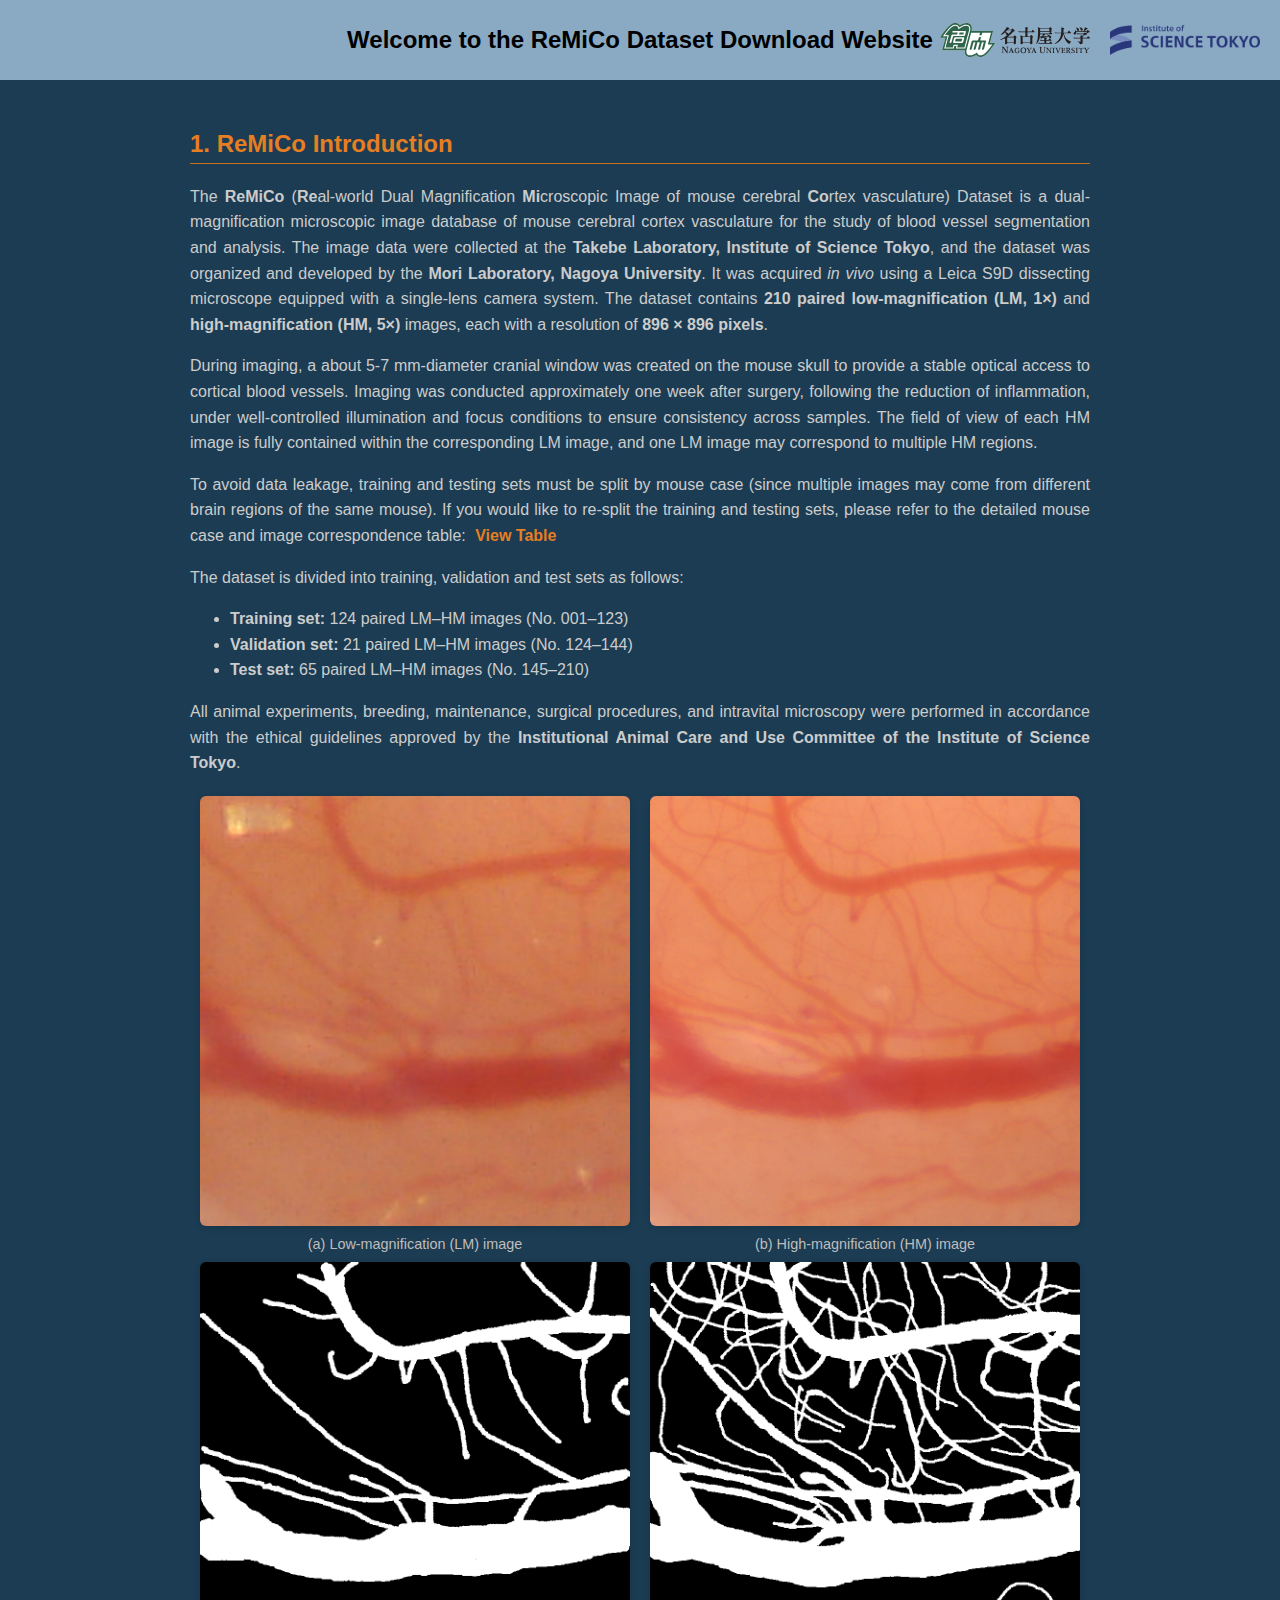
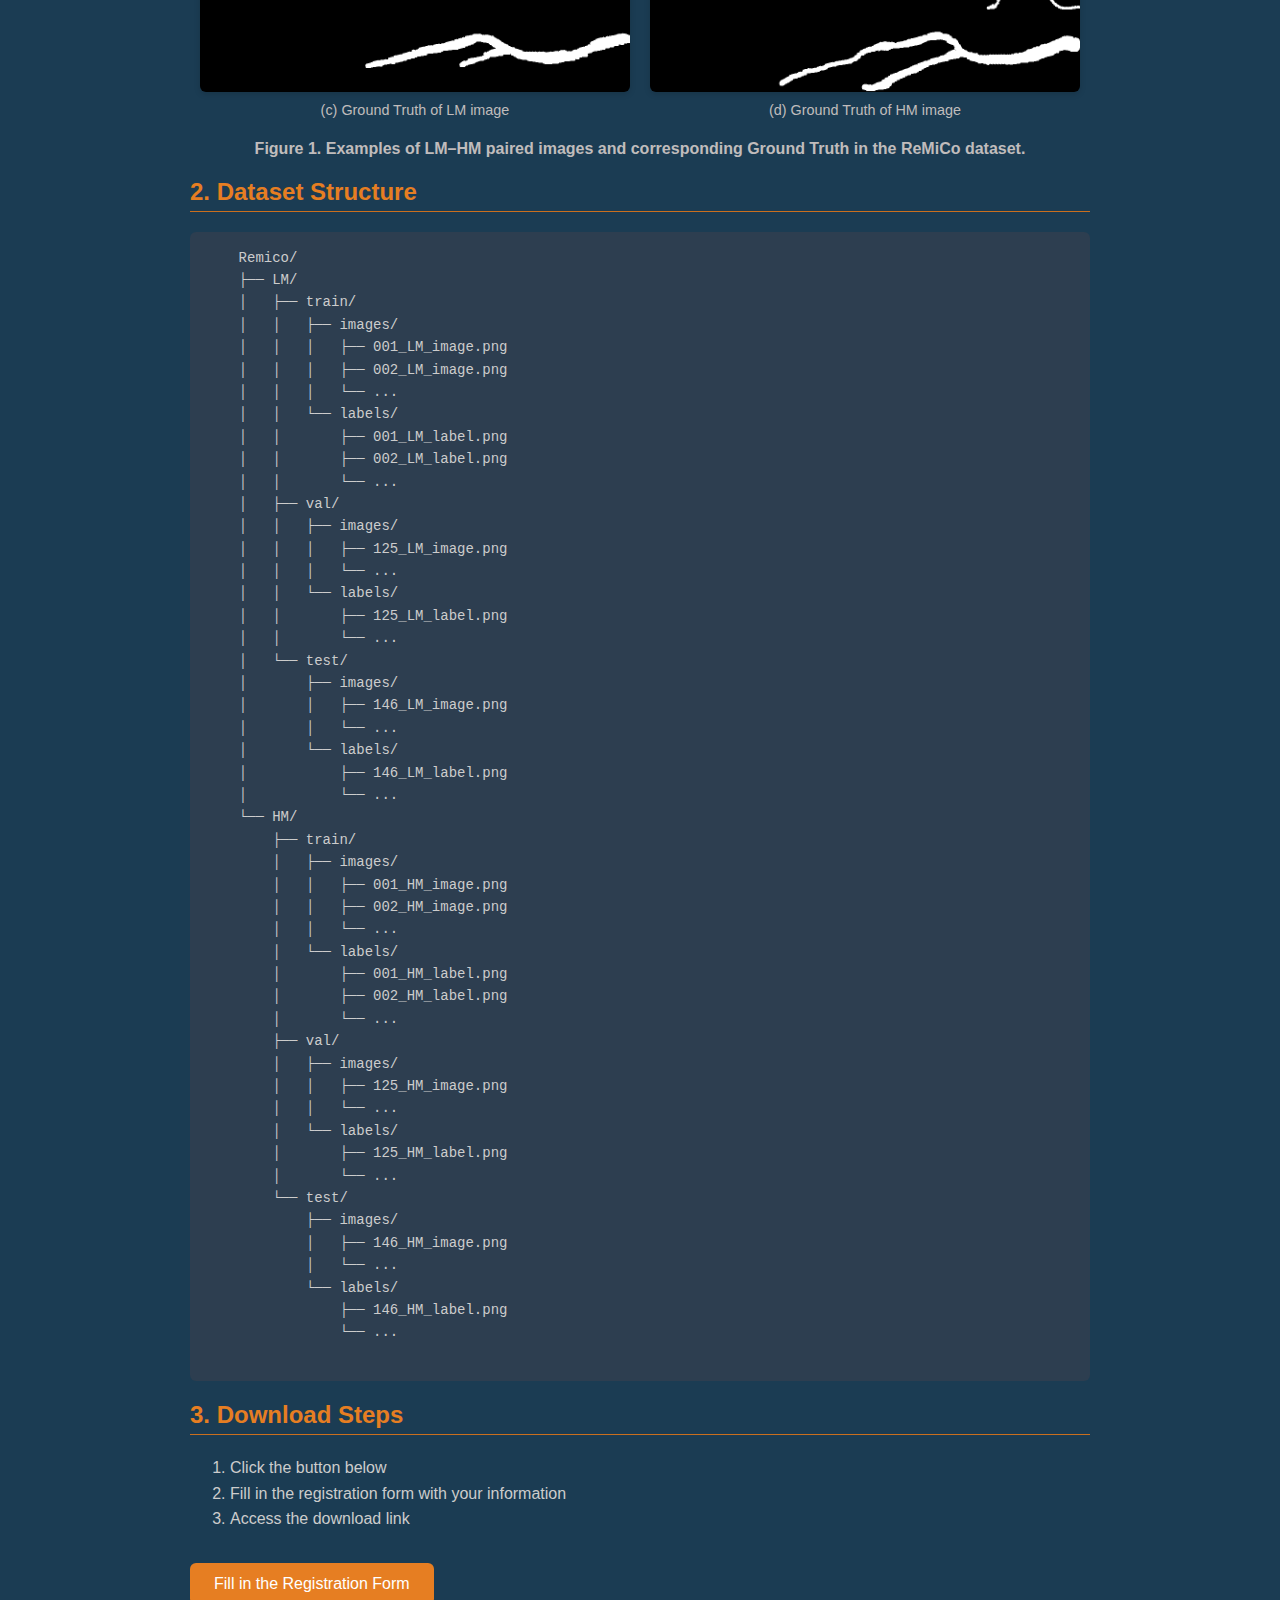
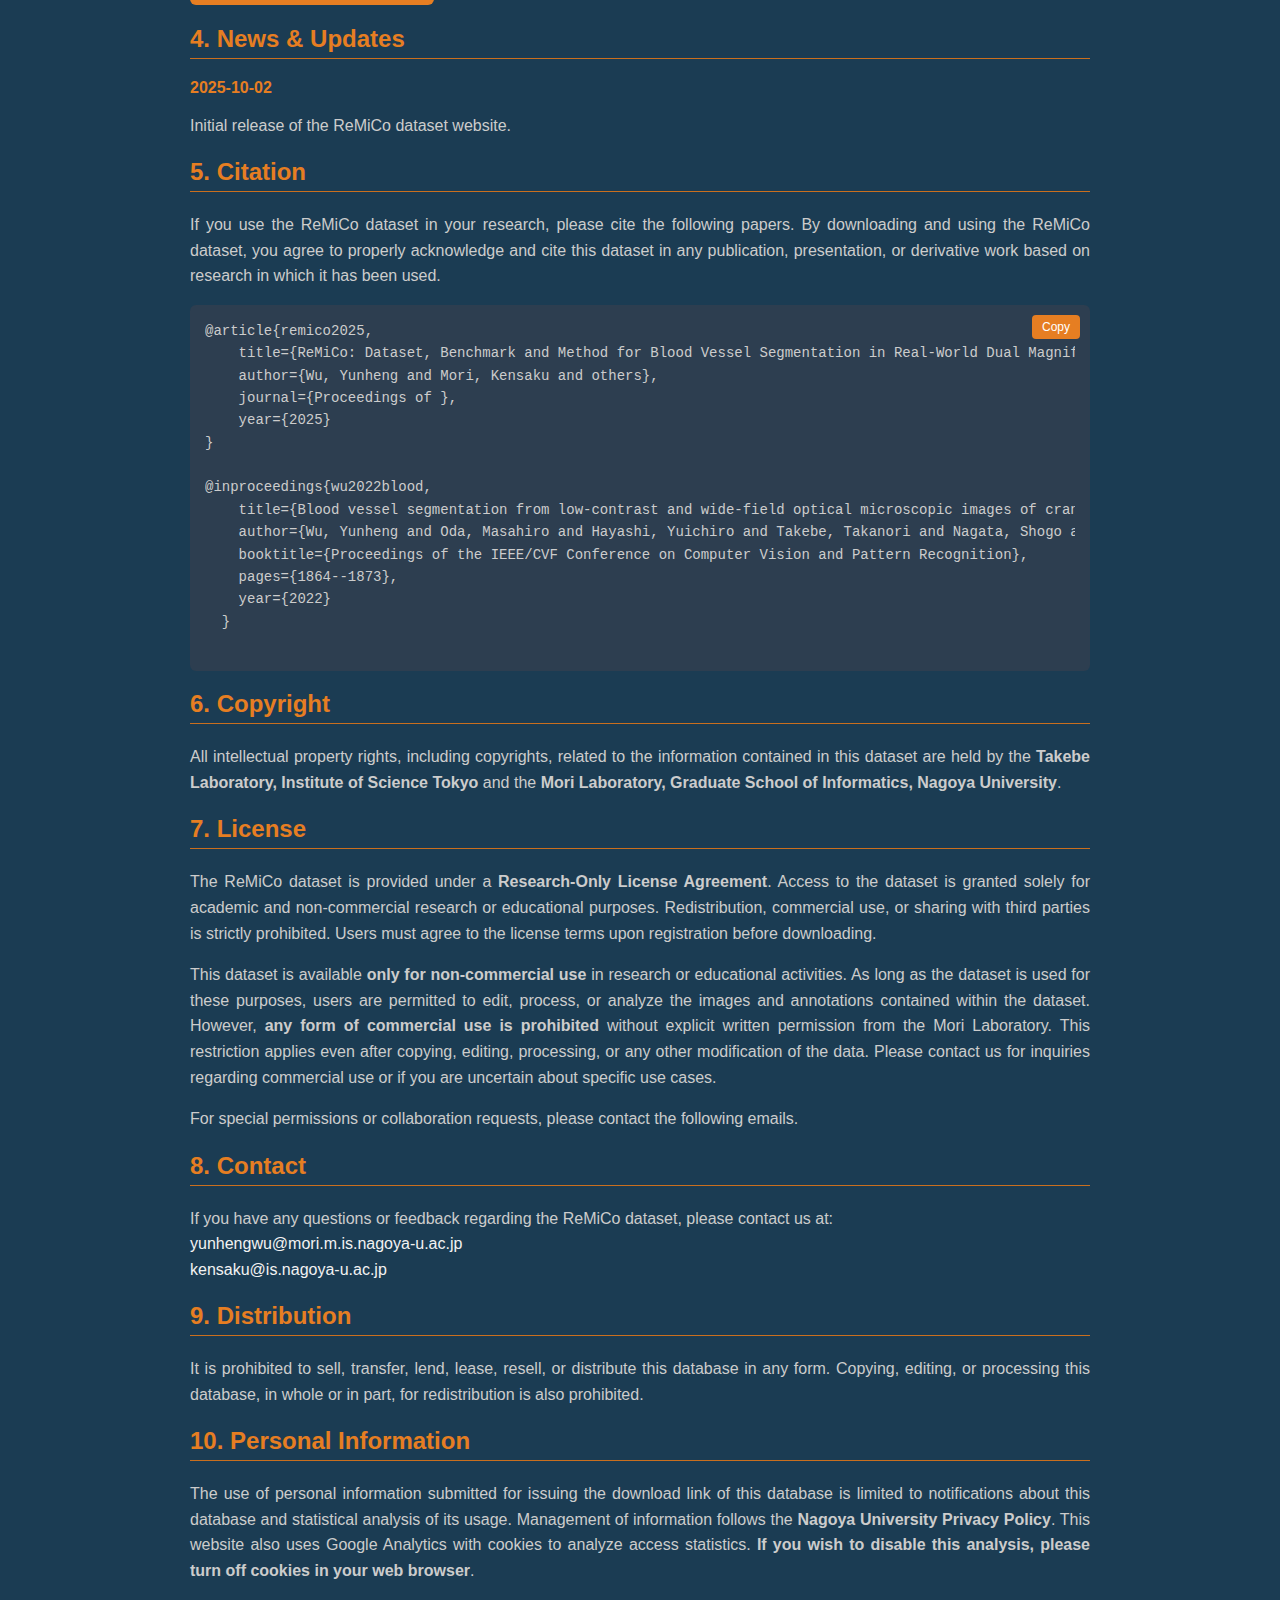
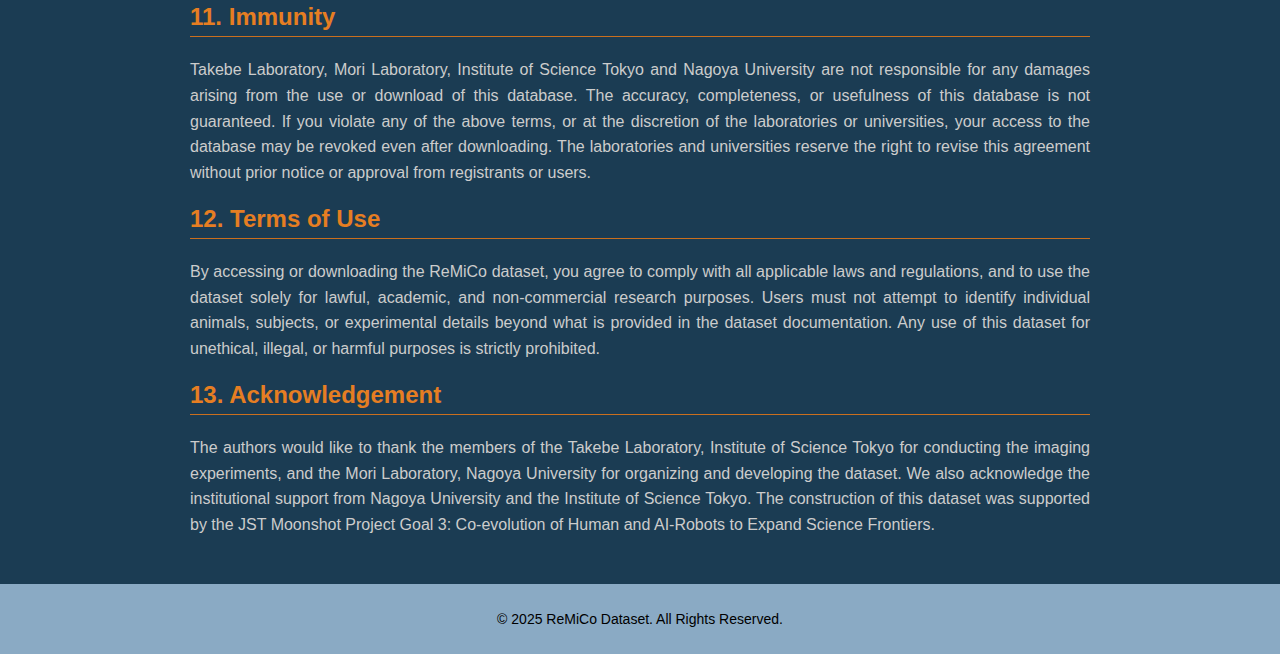
<file: index.html>
<!DOCTYPE html>
<html lang="en">
<head>
    <meta charset="UTF-8">
    <link rel="icon" href="favicon.ico" type="image/x-icon">
    <!-- SEO（必须加这里） -->
    <title>ReMiCo: Dual Magnification Microscopy Dataset for Blood Vessel Segmentation | Nagoya University</title>

    <meta name="description" content="ReMiCo is a real-world dual magnification microscopy dataset for blood vessel segmentation in mouse cerebral cortex. Includes LM-HM paired images and ground truth annotations.">

    <meta name="keywords" content="microscopy dataset, vessel segmentation, biomedical imaging, ReMiCo, dual magnification, medical image dataset">

    <meta name="author" content="Yunheng Wu, Nagoya University">

    <!-- 建议一起加 -->
    <link rel="canonical" href="https://yunhengwu-ib.github.io/Remico_web/">

    <link rel="stylesheet" href="style.css">
</head>
<body>
    <header>
        <h1>Welcome to the ReMiCo Dataset Download Website</h1>
        <div class="logo-group">
                <img src="NU.svg" alt="Nagoya Logo">
                <img src="IST.png" alt="Tokyo Logo">
        </div>
    </header>
</body>

    <main class="container">
        <!-- Dataset Introduction -->
        <section>
            <h2>1. ReMiCo Introduction</h2>
            <p>
                The <b>ReMiCo</b> (<b>Re</b>al-world Dual Magnification <b>Mi</b>croscopic Image of mouse cerebral <b>Co</b>rtex vasculature) Dataset is a dual-magnification microscopic image database 
                of mouse cerebral cortex vasculature for the study of blood vessel segmentation and analysis. 
                The image data were collected at the <b>Takebe Laboratory, Institute of Science Tokyo</b>, 
                and the dataset was organized and developed by the <b>Mori Laboratory, Nagoya University</b>. 
                It was acquired <i>in vivo</i> using a Leica S9D dissecting microscope equipped with a single-lens camera system. 
                The dataset contains <b>210 paired low-magnification (LM, 1&times)</b> and <b>high-magnification (HM, 5&times)</b> images, 
                each with a resolution of <b>896 &times 896 pixels</b>.
            </p>
            <p>
                During imaging, a about 5-7 mm-diameter cranial window was created on the mouse skull 
                to provide a stable optical access to cortical blood vessels. 
                Imaging was conducted approximately one week after surgery, following the reduction of inflammation, 
                under well-controlled illumination and focus conditions to ensure consistency across samples. 
                The field of view of each HM image is fully contained within the corresponding LM image, 
                and one LM image may correspond to multiple HM regions.
            </p>
            <p>
                To avoid data leakage, training and testing sets must be split by mouse case (since multiple images may come from different brain regions of the same mouse). If you would like to re-split the training and testing sets, 
                please refer to the detailed mouse case and image correspondence table:  
                <a class="link-btn" href="case_table.html">View Table</a>
                
            </p>
            <p>
                The dataset is divided into training, validation and test sets as follows:
                <ul>
                    <li><b>Training set:</b> 124 paired LM–HM images (No. 001–123)</li>
                    <li><b>Validation set:</b> 21 paired LM–HM images (No. 124–144)</li>
                    <li><b>Test set:</b> 65 paired LM–HM images (No. 145–210)</li>
                </ul>
            </p>
            <p>
                All animal experiments, breeding, maintenance, surgical procedures, 
                and intravital microscopy were performed in accordance with the ethical guidelines 
                approved by the <b>Institutional Animal Care and Use Committee of the Institute of Science Tokyo</b>.
            </p>
        

        <!-- 2×2 figure grid -->
<figure class="image-grid">
    <div class="row">
      <div class="col">
        <img src="060_LM_image.png" alt="LM image example">
        <figcaption>(a) Low-magnification (LM) image</figcaption>
      </div>
      <div class="col">
        <img src="060_HM_image.png" alt="HM image example">
        <figcaption>(b) High-magnification (HM) image</figcaption>
      </div>
    </div>
    <div class="row">
      <div class="col">
        <img src="060_LM_label.png" alt="LM label example">
        <figcaption>(c) Ground Truth of LM image</figcaption>
      </div>
      <div class="col">
        <img src="060_HM_label.png" alt="HM label example">
        <figcaption>(d) Ground Truth of HM image</figcaption>
      </div>
    </div>
    <figcaption class="main-caption">
      Figure 1. Examples of LM–HM paired images and corresponding Ground Truth in the ReMiCo dataset.
    </figcaption>
  </figure>    
        </section>
        


        <!-- Dataset Structure -->
        <section>
            <h2>2. Dataset Structure</h2>
            <div class="code-block">
<pre>
    Remico/
    ├── LM/
    │   ├── train/
    │   │   ├── images/
    │   │   │   ├── 001_LM_image.png
    │   │   │   ├── 002_LM_image.png
    │   │   │   └── ...
    │   │   └── labels/
    │   │       ├── 001_LM_label.png
    │   │       ├── 002_LM_label.png
    │   │       └── ...
    │   ├── val/
    │   │   ├── images/
    │   │   │   ├── 125_LM_image.png
    │   │   │   └── ...
    │   │   └── labels/
    │   │       ├── 125_LM_label.png
    │   │       └── ...
    │   └── test/
    │       ├── images/
    │       │   ├── 146_LM_image.png
    │       │   └── ...
    │       └── labels/
    │           ├── 146_LM_label.png
    │           └── ...
    └── HM/
        ├── train/
        │   ├── images/
        │   │   ├── 001_HM_image.png
        │   │   ├── 002_HM_image.png
        │   │   └── ...
        │   └── labels/
        │       ├── 001_HM_label.png
        │       ├── 002_HM_label.png
        │       └── ...
        ├── val/
        │   ├── images/
        │   │   ├── 125_HM_image.png
        │   │   └── ...
        │   └── labels/
        │       ├── 125_HM_label.png
        │       └── ...
        └── test/
            ├── images/
            │   ├── 146_HM_image.png
            │   └── ...
            └── labels/
                ├── 146_HM_label.png
                └── ...
    </pre>
</div>
        </section>

        <!-- Download Steps -->
        <section>
            <h2>3. Download Steps</h2>
            <ol>
                <li>Click the button below</li>
                <li>Fill in the registration form with your information</li>
                <li>Access the download link</li>
            </ol>
            <a class="button" href="form.html">Fill in the Registration Form</a>
        </section>

        <!-- News & Updates -->
<section>
    <h2>4. News & Updates</h2>
    <div class="news">
        <div class="news-item">
            <span class="date">2025-10-02</span>
            <p>Initial release of the ReMiCo dataset website.</p>
        </div>
    </div>
</section>


        

        <!-- Citation -->
        <section>
            <h2 id="agreement">5. Citation</h2>
            <p>If you use the ReMiCo dataset in your research, please cite the following papers.  
                By downloading and using the ReMiCo dataset, you agree to properly acknowledge and cite this dataset 
                in any publication, presentation, or derivative work based on research in which it has been used.
                </p>
        
            <div class="code-block">
                <button class="copy-btn" onclick="copyCitation()">Copy</button>
                <pre id="citation">
@article{remico2025,
    title={ReMiCo: Dataset, Benchmark and Method for Blood Vessel Segmentation in Real-World Dual Magnification Dissecting Microscopic Image},
    author={Wu, Yunheng and Mori, Kensaku and others},
    journal={Proceedings of },
    year={2025}
}

@inproceedings{wu2022blood,
    title={Blood vessel segmentation from low-contrast and wide-field optical microscopic images of cranial window by attention-gate-based network},
    author={Wu, Yunheng and Oda, Masahiro and Hayashi, Yuichiro and Takebe, Takanori and Nagata, Shogo and Wang, Cheng and Mori, Kensaku},
    booktitle={Proceedings of the IEEE/CVF Conference on Computer Vision and Pattern Recognition},
    pages={1864--1873},
    year={2022}
  }
        </pre>
            </div>
        </section>
        
        <script>
        function copyCitation() {
            const code = document.getElementById("citation").innerText;
            navigator.clipboard.writeText(code).then(() => {
                alert("Citation copied to clipboard!");
            }).catch(err => {
                alert("Failed to copy text: " + err);
            });
        }
        </script>

<section>
    <h2>6. Copyright</h2>
    <p>
        All intellectual property rights, including copyrights, related to the information contained in this dataset 
        are held by the <b>Takebe Laboratory, Institute of Science Tokyo</b> and the 
        <b>Mori Laboratory, Graduate School of Informatics, Nagoya University</b>.
    </p>

  </section>

<section>
    <h2>7. License</h2>
    <p>
        The ReMiCo dataset is provided under a <b>Research-Only License Agreement</b>.  
        Access to the dataset is granted solely for academic and non-commercial research or educational purposes.  
        Redistribution, commercial use, or sharing with third parties is strictly prohibited.  
        Users must agree to the license terms upon registration before downloading.
      </p>
    
      <p>
        This dataset is available <b>only for non-commercial use</b> in research or educational activities.  
        As long as the dataset is used for these purposes, users are permitted to edit, process, or analyze 
        the images and annotations contained within the dataset.  
        However, <b>any form of commercial use is prohibited</b> without explicit written permission 
        from the Mori Laboratory.  
        This restriction applies even after copying, editing, processing, or any other modification of the data.  
        Please contact us for inquiries regarding commercial use or if you are uncertain about specific use cases.
      </p>
    <p>
      For special permissions or collaboration requests, please contact the following emails.
    </p>
  </section>

        <section>
            <h2>8. Contact</h2>
            <p>
                If you have any questions or feedback regarding the ReMiCo dataset, please contact us at:  
                <br>
                <a href="mailto:yunhengwu@mori.m.is.nagoya-u.ac.jp">yunhengwu@mori.m.is.nagoya-u.ac.jp</a>  
                <br>
                <a href="mailto:kensaku@is.nagoya-u.ac.jp">kensaku@is.nagoya-u.ac.jp</a>
            </p>
        </section>

<!-- Distribution -->
<section>
    <h2>9. Distribution</h2>
    <p>
      It is prohibited to sell, transfer, lend, lease, resell, or distribute this database in any form.  
      Copying, editing, or processing this database, in whole or in part, for redistribution is also prohibited.
    </p>
  </section>
  
  <!-- Personal Information -->
  <section>
    <h2>10. Personal Information</h2>
    <p>
      The use of personal information submitted for issuing the download link of this database is limited 
      to notifications about this database and statistical analysis of its usage.  
      Management of information follows the <b>Nagoya University Privacy Policy</b>.  
      This website also uses Google Analytics with cookies to analyze access statistics.  
      <b>If you wish to disable this analysis, please turn off cookies in your web browser</b>.
    </p>
  </section>
  
  <!-- Immunity -->
  <section>
    <h2>11. Immunity</h2>
    <p>
      Takebe Laboratory, Mori Laboratory, Institute of Science Tokyo and Nagoya University are not responsible 
      for any damages arising from the use or download of this database.  
      The accuracy, completeness, or usefulness of this database is not guaranteed.  
      If you violate any of the above terms, or at the discretion of the laboratories or universities, 
      your access to the database may be revoked even after downloading.  
      The laboratories and universities reserve the right to revise this agreement 
      without prior notice or approval from registrants or users.
    </p>
  </section>
  <section>
    <h2>12. Terms of Use</h2>
    <p>
      By accessing or downloading the ReMiCo dataset, you agree to comply with all applicable laws and regulations, 
      and to use the dataset solely for lawful, academic, and non-commercial research purposes.  
      Users must not attempt to identify individual animals, subjects, or experimental details 
      beyond what is provided in the dataset documentation.  
      Any use of this dataset for unethical, illegal, or harmful purposes is strictly prohibited.
    </p>
  </section>

  <section>
    <h2>13. Acknowledgement</h2>
    <p>
      The authors would like to thank the members of the 
      Takebe Laboratory, Institute of Science Tokyo 
      for conducting the imaging experiments, and the 
      Mori Laboratory, Nagoya University
      for organizing and developing the dataset.  
      We also acknowledge the institutional support from 
      Nagoya University and the Institute of Science Tokyo.
      The construction of this dataset was supported by the  
      JST Moonshot Project Goal 3: Co-evolution of Human and AI-Robots to Expand Science Frontiers.
    </p>
  </section>
  
    </main>

    <footer>
        <p>&copy; 2025 ReMiCo Dataset. All Rights Reserved.</p>
    </footer>
</body>
</html>
</file>
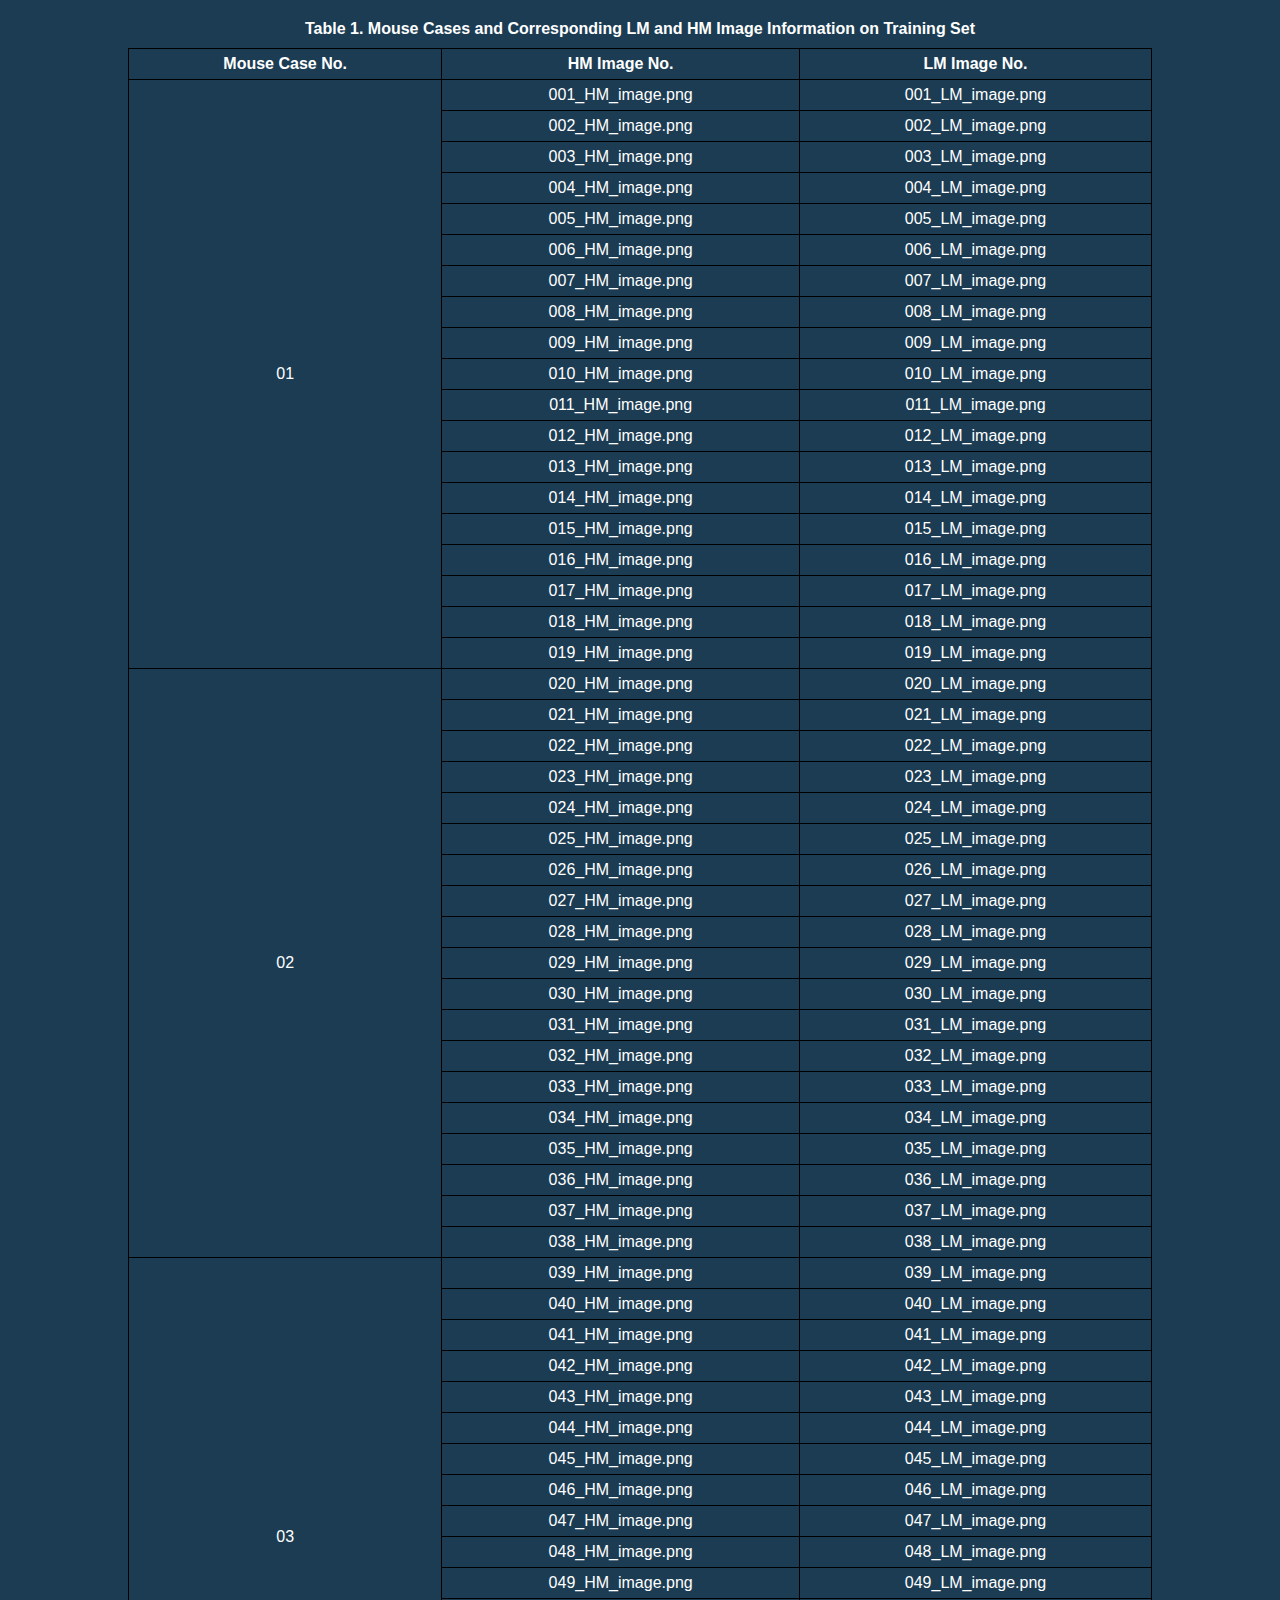
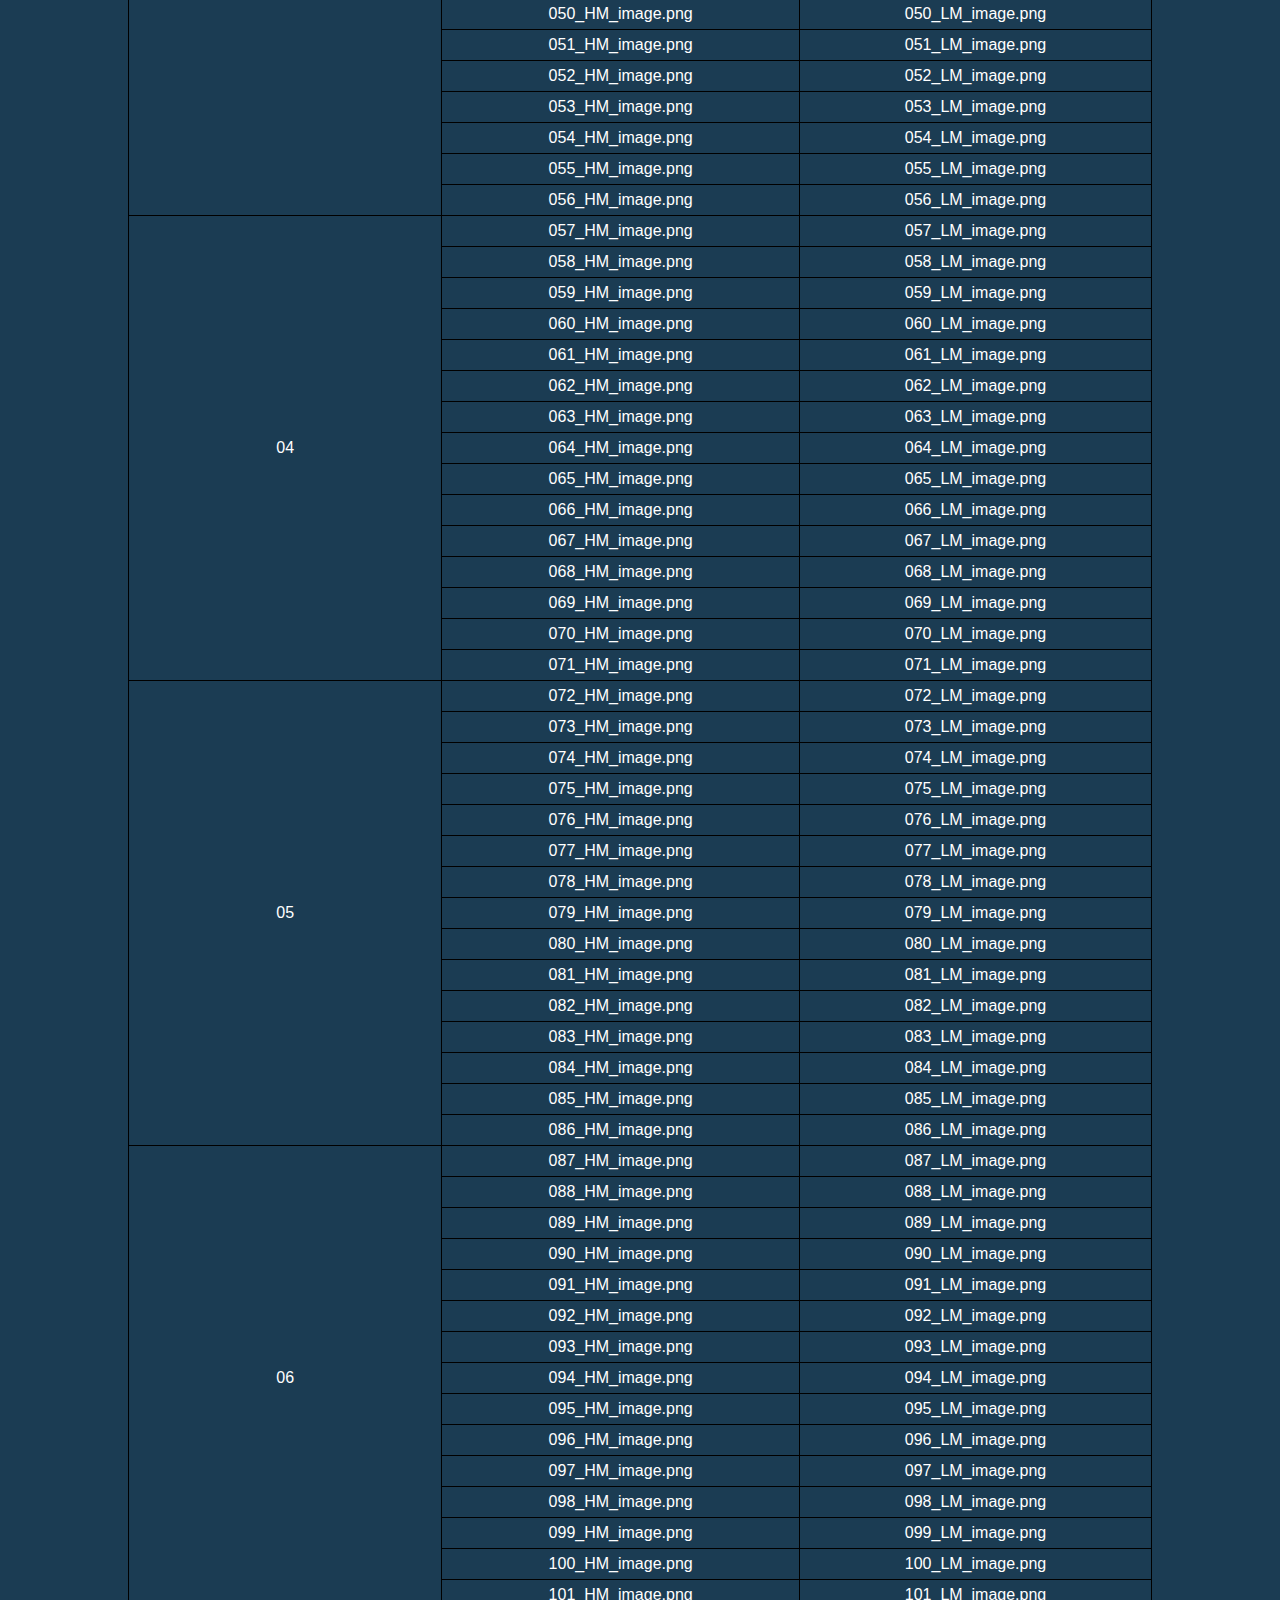
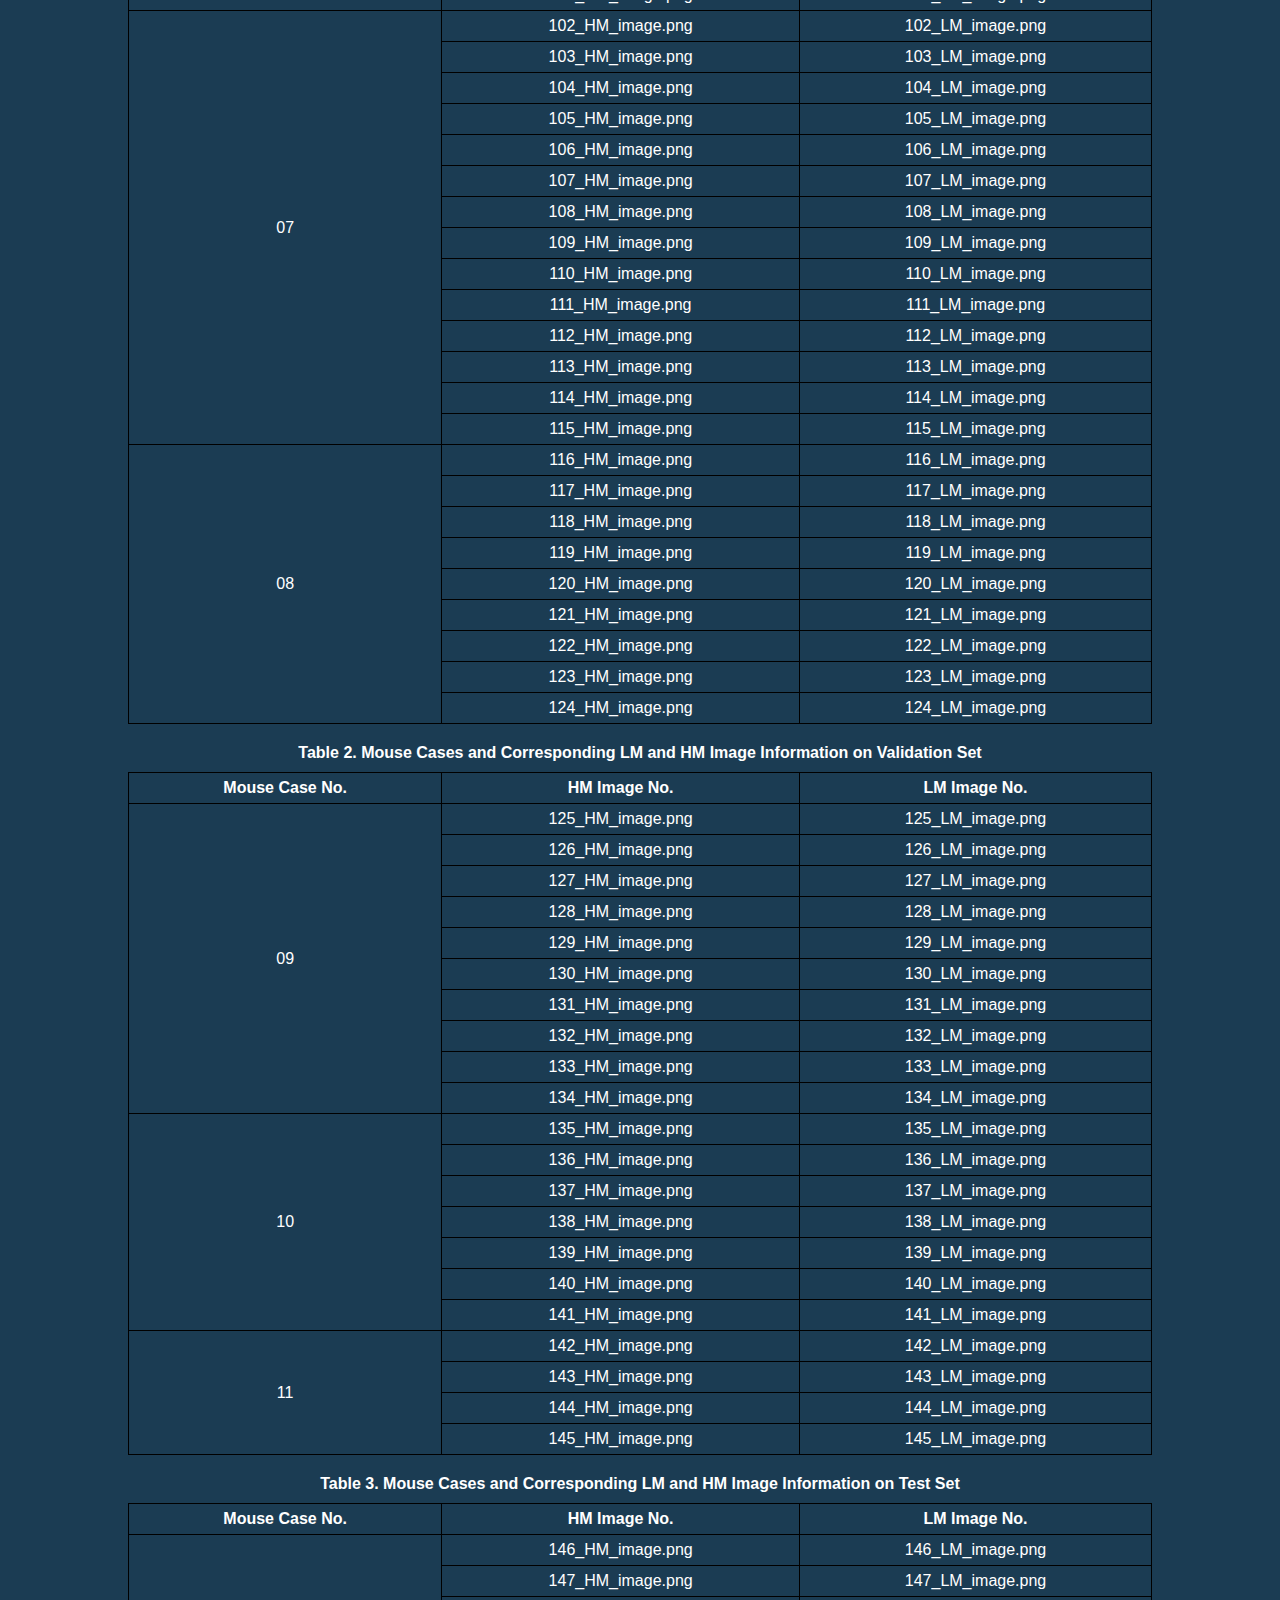
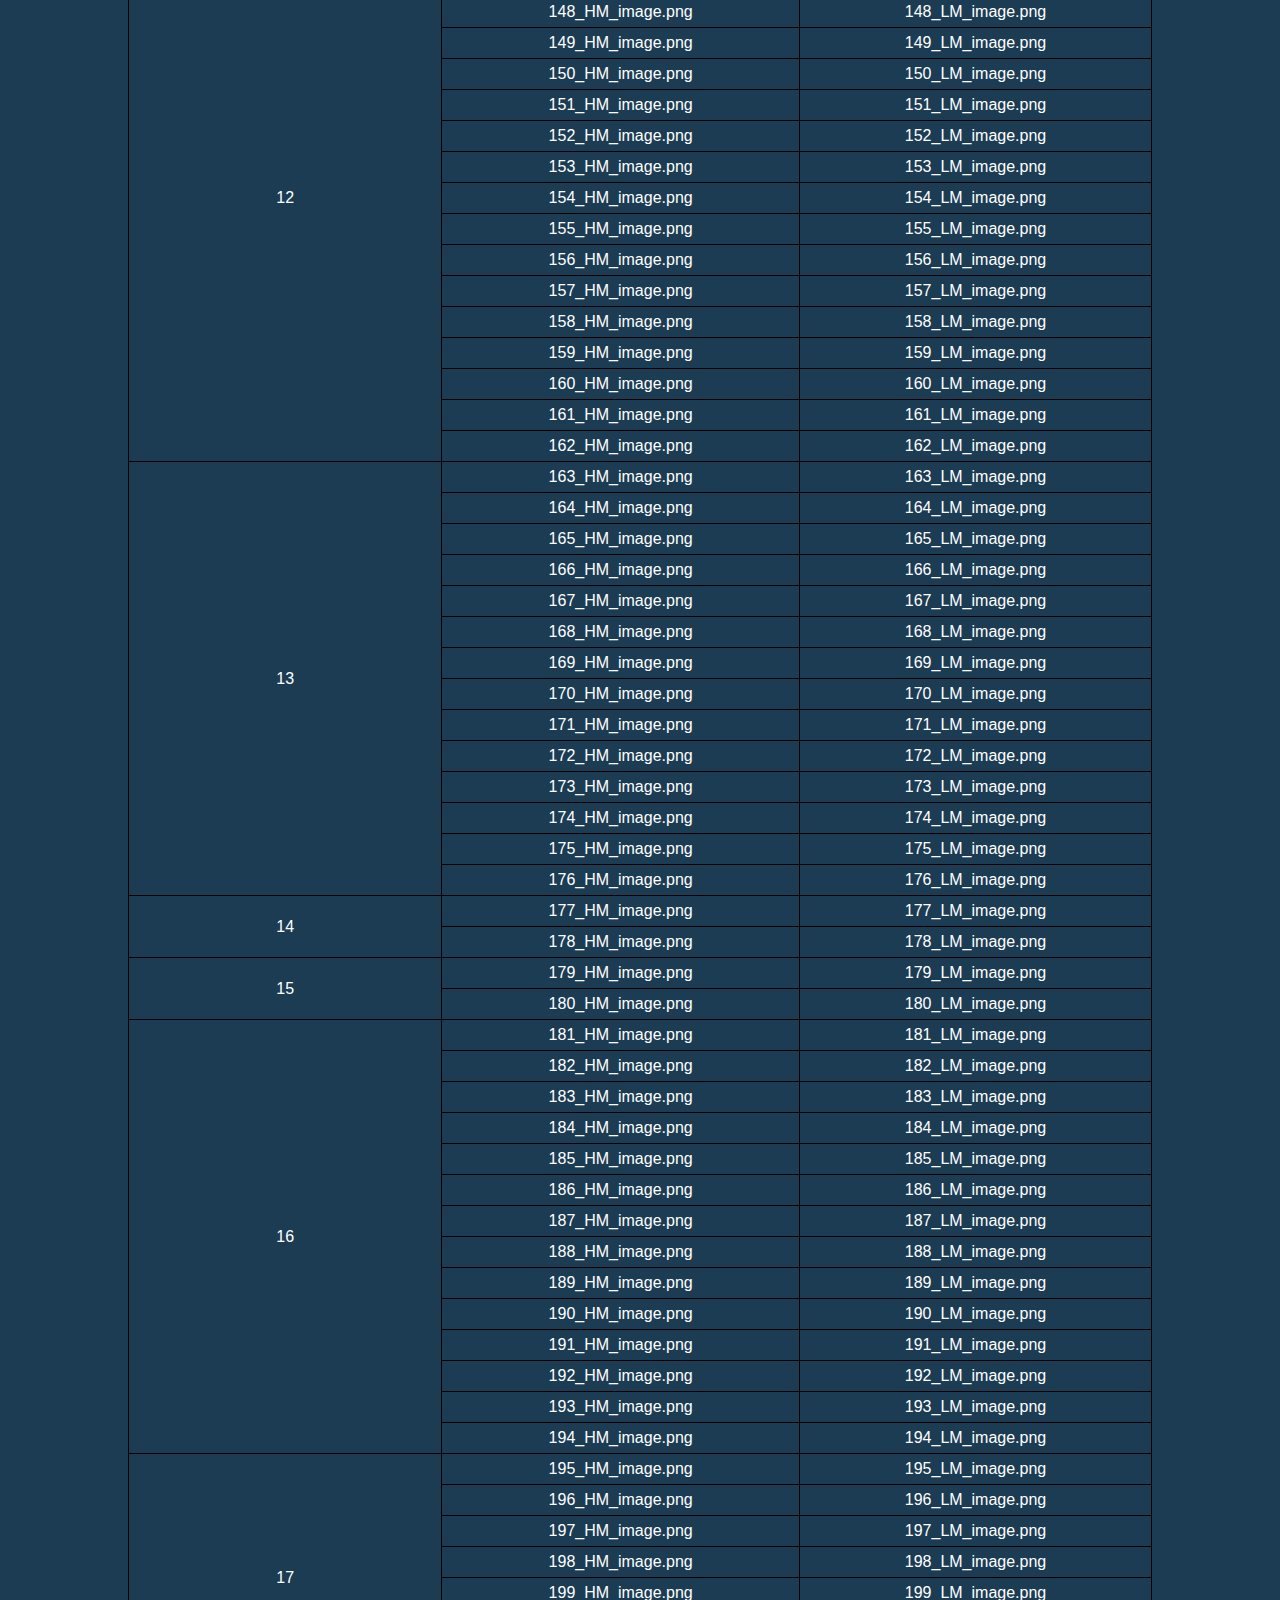
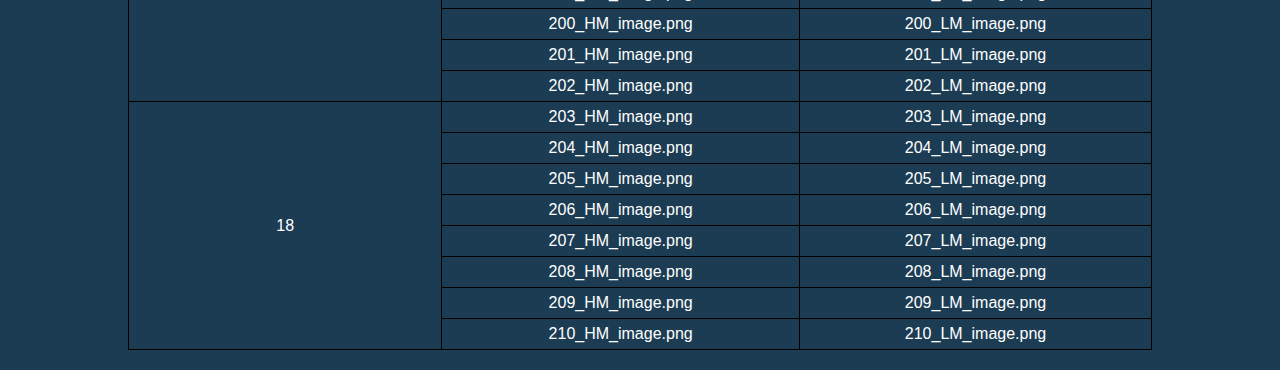
<file: case_table.html>
<!DOCTYPE html>
<html lang="en">
<head>
    <meta charset="UTF-8">
    <title>Mouse Cases Table</title>

    <link rel="stylesheet" href="style.css">

</head>
<body>
    <table>
        <caption>Table 1. Mouse Cases and Corresponding LM and HM Image Information on Training Set</caption>
        <thead>
            <tr>
                <th>Mouse Case No.</th>
                <th>HM Image No.</th>
                <th>LM Image No.</th>
            </tr>
        </thead>
        <tbody>
            <tr>
                <td rowspan="19">01</td>
                <td>001_HM_image.png</td>
                <td>001_LM_image.png</td>
            </tr>
            <tr>
                <td>002_HM_image.png</td>
                <td>002_LM_image.png</td>
            </tr>
            <tr>
                <td>003_HM_image.png</td>
                <td>003_LM_image.png</td>
            </tr>
            <tr>
                <td>004_HM_image.png</td>
                <td>004_LM_image.png</td>
            </tr>
            <tr>
                <td>005_HM_image.png</td>
                <td>005_LM_image.png</td>
            </tr>
            <tr>
                <td>006_HM_image.png</td>
                <td>006_LM_image.png</td>
            </tr>

            <tr>
                <td>007_HM_image.png</td>
                <td>007_LM_image.png</td>
            </tr>
            <tr>
                <td>008_HM_image.png</td>
                <td>008_LM_image.png</td>
            </tr>
            <tr>
                <td>009_HM_image.png</td>
                <td>009_LM_image.png</td>
            </tr>
            <tr>
                <td>010_HM_image.png</td>
                <td>010_LM_image.png</td>
            </tr>
            <tr>
                <td>011_HM_image.png</td>
                <td>011_LM_image.png</td>
            </tr>
            <tr>
                <td>012_HM_image.png</td>
                <td>012_LM_image.png</td>
            </tr>
            <tr>
                <td>013_HM_image.png</td>
                <td>013_LM_image.png</td>
            </tr>
            <tr>
                <td>014_HM_image.png</td>
                <td>014_LM_image.png</td>
            </tr>
            <tr>
                <td>015_HM_image.png</td>
                <td>015_LM_image.png</td>
            </tr>
            <tr>
                <td>016_HM_image.png</td>
                <td>016_LM_image.png</td>
            </tr>
            <tr>
                <td>017_HM_image.png</td>
                <td>017_LM_image.png</td>
            </tr>
            <tr>
                <td>018_HM_image.png</td>
                <td>018_LM_image.png</td>
            </tr>
            <tr>
                <td>019_HM_image.png</td>
                <td>019_LM_image.png</td>
            </tr>
            <tr>
                <td rowspan="19">02</td>
                <td>020_HM_image.png</td>
                <td>020_LM_image.png</td>
            </tr>
            <tr>
                <td>021_HM_image.png</td>
                <td>021_LM_image.png</td>
            </tr>
            <tr>
                <td>022_HM_image.png</td>
                <td>022_LM_image.png</td>
            </tr>
            <tr>
                <td>023_HM_image.png</td>
                <td>023_LM_image.png</td>
            </tr>
            <tr>
                <td>024_HM_image.png</td>
                <td>024_LM_image.png</td>
            </tr>
            <tr>
                <td>025_HM_image.png</td>
                <td>025_LM_image.png</td>
            </tr>

            <tr>
                <td>026_HM_image.png</td>
                <td>026_LM_image.png</td>
            </tr>
            <tr>
                <td>027_HM_image.png</td>
                <td>027_LM_image.png</td>
            </tr>
            <tr>
                <td>028_HM_image.png</td>
                <td>028_LM_image.png</td>
            </tr>
            <tr>
                <td>029_HM_image.png</td>
                <td>029_LM_image.png</td>
            </tr>
            <tr>
                <td>030_HM_image.png</td>
                <td>030_LM_image.png</td>
            </tr>
            <tr>
                <td>031_HM_image.png</td>
                <td>031_LM_image.png</td>
            </tr>
            <tr>
                <td>032_HM_image.png</td>
                <td>032_LM_image.png</td>
            </tr>
            <tr>
                <td>033_HM_image.png</td>
                <td>033_LM_image.png</td>
            </tr>
            <tr>
                <td>034_HM_image.png</td>
                <td>034_LM_image.png</td>
            </tr>
            <tr>
                <td>035_HM_image.png</td>
                <td>035_LM_image.png</td>
            </tr>
            <tr>
                <td>036_HM_image.png</td>
                <td>036_LM_image.png</td>
            </tr>
            <tr>
                <td>037_HM_image.png</td>
                <td>037_LM_image.png</td>
            </tr>
            <tr>
                <td>038_HM_image.png</td>
                <td>038_LM_image.png</td>
            </tr>
            <tr>
                <td rowspan="18">03</td>
                <td>039_HM_image.png</td>
                <td>039_LM_image.png</td>
            </tr>
            <tr>
                <td>040_HM_image.png</td>
                <td>040_LM_image.png</td>
            </tr>
            <tr>
                <td>041_HM_image.png</td>
                <td>041_LM_image.png</td>
            </tr>
            <tr>
                <td>042_HM_image.png</td>
                <td>042_LM_image.png</td>
            </tr>
            <tr>
                <td>043_HM_image.png</td>
                <td>043_LM_image.png</td>
            </tr>

            <tr>
                <td>044_HM_image.png</td>
                <td>044_LM_image.png</td>
            </tr>
            <tr>
                <td>045_HM_image.png</td>
                <td>045_LM_image.png</td>
            </tr>
            <tr>
                <td>046_HM_image.png</td>
                <td>046_LM_image.png</td>
            </tr>
            <tr>
                <td>047_HM_image.png</td>
                <td>047_LM_image.png</td>
            </tr>
            <tr>
                <td>048_HM_image.png</td>
                <td>048_LM_image.png</td>
            </tr>
            <tr>
                <td>049_HM_image.png</td>
                <td>049_LM_image.png</td>
            </tr>
            <tr>
                <td>050_HM_image.png</td>
                <td>050_LM_image.png</td>
            </tr>
            <tr>
                <td>051_HM_image.png</td>
                <td>051_LM_image.png</td>
            </tr>
            <tr>
                <td>052_HM_image.png</td>
                <td>052_LM_image.png</td>
            </tr>
            <tr>
                <td>053_HM_image.png</td>
                <td>053_LM_image.png</td>
            </tr>
            <tr>
                <td>054_HM_image.png</td>
                <td>054_LM_image.png</td>
            </tr>
            <tr>
                <td>055_HM_image.png</td>
                <td>055_LM_image.png</td>
            </tr>
            <tr>
                <td>056_HM_image.png</td>
                <td>056_LM_image.png</td>
            </tr>            
            <tr>
                <td rowspan="15">04</td>
                <td>057_HM_image.png</td>
                <td>057_LM_image.png</td>
            </tr>
            <tr>
                <td>058_HM_image.png</td>
                <td>058_LM_image.png</td>
            </tr>
            <tr>
                <td>059_HM_image.png</td>
                <td>059_LM_image.png</td>
            </tr>
            <tr>
                <td>060_HM_image.png</td>
                <td>060_LM_image.png</td>
            </tr>

            <tr>
                <td>061_HM_image.png</td>
                <td>061_LM_image.png</td>
            </tr>
            <tr>
                <td>062_HM_image.png</td>
                <td>062_LM_image.png</td>
            </tr>
            <tr>
                <td>063_HM_image.png</td>
                <td>063_LM_image.png</td>
            </tr>
            <tr>
                <td>064_HM_image.png</td>
                <td>064_LM_image.png</td>
            </tr>
            <tr>
                <td>065_HM_image.png</td>
                <td>065_LM_image.png</td>
            </tr>
            <tr>
                <td>066_HM_image.png</td>
                <td>066_LM_image.png</td>
            </tr>
            <tr>
                <td>067_HM_image.png</td>
                <td>067_LM_image.png</td>
            </tr>
            <tr>
                <td>068_HM_image.png</td>
                <td>068_LM_image.png</td>
            </tr>
            <tr>
                <td>069_HM_image.png</td>
                <td>069_LM_image.png</td>
            </tr>
            <tr>
                <td>070_HM_image.png</td>
                <td>070_LM_image.png</td>
            </tr>
            <tr>
                <td>071_HM_image.png</td>
                <td>071_LM_image.png</td>
            </tr>
            <tr>
                <td rowspan="15">05</td>
                <td>072_HM_image.png</td>
                <td>072_LM_image.png</td>
            </tr>
            <tr>
                <td>073_HM_image.png</td>
                <td>073_LM_image.png</td>
            </tr>
            <tr>
                <td>074_HM_image.png</td>
                <td>074_LM_image.png</td>
            </tr>
            <tr>
                <td>075_HM_image.png</td>
                <td>075_LM_image.png</td>
            </tr>
            <tr>
                <td>076_HM_image.png</td>
                <td>076_LM_image.png</td>
            </tr>

            <tr>
                <td>077_HM_image.png</td>
                <td>077_LM_image.png</td>
            </tr>
            <tr>
                <td>078_HM_image.png</td>
                <td>078_LM_image.png</td>
            </tr>
            <tr>
                <td>079_HM_image.png</td>
                <td>079_LM_image.png</td>
            </tr>
            <tr>
                <td>080_HM_image.png</td>
                <td>080_LM_image.png</td>
            </tr>
            <tr>
                <td>081_HM_image.png</td>
                <td>081_LM_image.png</td>
            </tr>
            <tr>
                <td>082_HM_image.png</td>
                <td>082_LM_image.png</td>
            </tr>
            <tr>
                <td>083_HM_image.png</td>
                <td>083_LM_image.png</td>
            </tr>
            <tr>
                <td>084_HM_image.png</td>
                <td>084_LM_image.png</td>
            </tr>
            <tr>
                <td>085_HM_image.png</td>
                <td>085_LM_image.png</td>
            </tr>
            <tr>
                <td>086_HM_image.png</td>
                <td>086_LM_image.png</td>
            </tr>
            <tr>
                <td rowspan="15">06</td>
                <td>087_HM_image.png</td>
                <td>087_LM_image.png</td>
            </tr>
            <tr>
                <td>088_HM_image.png</td>
                <td>088_LM_image.png</td>
            </tr>
            <tr>
                <td>089_HM_image.png</td>
                <td>089_LM_image.png</td>
            </tr>
            <tr>
                <td>090_HM_image.png</td>
                <td>090_LM_image.png</td>
            </tr>
            <tr>
                <td>091_HM_image.png</td>
                <td>091_LM_image.png</td>
            </tr>

            <tr>
                <td>092_HM_image.png</td>
                <td>092_LM_image.png</td>
            </tr>
            <tr>
                <td>093_HM_image.png</td>
                <td>093_LM_image.png</td>
            </tr>
            <tr>
                <td>094_HM_image.png</td>
                <td>094_LM_image.png</td>
            </tr>
            <tr>
                <td>095_HM_image.png</td>
                <td>095_LM_image.png</td>
            </tr>
            <tr>
                <td>096_HM_image.png</td>
                <td>096_LM_image.png</td>
            </tr>
            <tr>
                <td>097_HM_image.png</td>
                <td>097_LM_image.png</td>
            </tr>
            <tr>
                <td>098_HM_image.png</td>
                <td>098_LM_image.png</td>
            </tr>
            <tr>
                <td>099_HM_image.png</td>
                <td>099_LM_image.png</td>
            </tr>
            <tr>
                <td>100_HM_image.png</td>
                <td>100_LM_image.png</td>
            </tr>
            <tr>
                <td>101_HM_image.png</td>
                <td>101_LM_image.png</td>
            </tr>
            <tr>
                <td rowspan="14">07</td>
                <td>102_HM_image.png</td>
                <td>102_LM_image.png</td>
            </tr>
            <tr>
                <td>103_HM_image.png</td>
                <td>103_LM_image.png</td>
            </tr>
            <tr>
                <td>104_HM_image.png</td>
                <td>104_LM_image.png</td>
            </tr>
            <tr>
                <td>105_HM_image.png</td>
                <td>105_LM_image.png</td>
            </tr>
            <tr>
                <td>106_HM_image.png</td>
                <td>106_LM_image.png</td>
            </tr>

            <tr>
                <td>107_HM_image.png</td>
                <td>107_LM_image.png</td>
            </tr>
            <tr>
                <td>108_HM_image.png</td>
                <td>108_LM_image.png</td>
            </tr>
            <tr>
                <td>109_HM_image.png</td>
                <td>109_LM_image.png</td>
            </tr>
            <tr>
                <td>110_HM_image.png</td>
                <td>110_LM_image.png</td>
            </tr>
            <tr>
                <td>111_HM_image.png</td>
                <td>111_LM_image.png</td>
            </tr>
            <tr>
                <td>112_HM_image.png</td>
                <td>112_LM_image.png</td>
            </tr>
            <tr>
                <td>113_HM_image.png</td>
                <td>113_LM_image.png</td>
            </tr>
            <tr>
                <td>114_HM_image.png</td>
                <td>114_LM_image.png</td>
            </tr>
            <tr>
                <td>115_HM_image.png</td>
                <td>115_LM_image.png</td>
            </tr>
            <tr>
                <td rowspan="9">08</td>
                <td>116_HM_image.png</td>
                <td>116_LM_image.png</td>
            </tr>
            <tr>
                <td>117_HM_image.png</td>
                <td>117_LM_image.png</td>
            </tr>
            <tr>
                <td>118_HM_image.png</td>
                <td>118_LM_image.png</td>
            </tr>
            <tr>
                <td>119_HM_image.png</td>
                <td>119_LM_image.png</td>
            </tr>
            <tr>
                <td>120_HM_image.png</td>
                <td>120_LM_image.png</td>
            </tr>

            <tr>
                <td>121_HM_image.png</td>
                <td>121_LM_image.png</td>
            </tr>
            <tr>
                <td>122_HM_image.png</td>
                <td>122_LM_image.png</td>
            </tr>
            <tr>
                <td>123_HM_image.png</td>
                <td>123_LM_image.png</td>
            </tr>
            <tr>
                <td>124_HM_image.png</td>
                <td>124_LM_image.png</td>
            </tr>


        </tbody>
    </table>


    <table>
        <caption>Table 2. Mouse Cases and Corresponding LM and HM Image Information on Validation Set</caption>
        <thead>
            <tr>
                <th>Mouse Case No.</th>
                <th>HM Image No.</th>
                <th>LM Image No.</th>
            </tr>
        </thead>
        <tbody>
            <tr>
                <td rowspan="10">09</td>
                <td>125_HM_image.png</td>
                <td>125_LM_image.png</td>
            </tr>
            <tr>
                <td>126_HM_image.png</td>
                <td>126_LM_image.png</td>
            </tr>
            <tr>
                <td>127_HM_image.png</td>
                <td>127_LM_image.png</td>
            </tr>
            <tr>
                <td>128_HM_image.png</td>
                <td>128_LM_image.png</td>
            </tr>
            <tr>
                <td>129_HM_image.png</td>
                <td>129_LM_image.png</td>
            </tr>
            <tr>
                <td>130_HM_image.png</td>
                <td>130_LM_image.png</td>
            </tr>
            <tr>
                <td>131_HM_image.png</td>
                <td>131_LM_image.png</td>
            </tr>
            <tr>
                <td>132_HM_image.png</td>
                <td>132_LM_image.png</td>
            </tr>
            <tr>
                <td>133_HM_image.png</td>
                <td>133_LM_image.png</td>
            </tr>
            <tr>
                <td>134_HM_image.png</td>
                <td>134_LM_image.png</td>
            </tr>
            <tr>
                <td rowspan="7">10</td>
                <td>135_HM_image.png</td>
                <td>135_LM_image.png</td>
            </tr>
            <tr>
                <td>136_HM_image.png</td>
                <td>136_LM_image.png</td>
            </tr>
            <tr>
                <td>137_HM_image.png</td>
                <td>137_LM_image.png</td>
            </tr>
            <tr>
                <td>138_HM_image.png</td>
                <td>138_LM_image.png</td>
            </tr>
            <tr>
                <td>139_HM_image.png</td>
                <td>139_LM_image.png</td>
            </tr>
            <tr>
                <td>140_HM_image.png</td>
                <td>140_LM_image.png</td>
            </tr>
            <tr>
                <td>141_HM_image.png</td>
                <td>141_LM_image.png</td>
            </tr>
            <tr>
                <td rowspan="4">11</td>
                <td>142_HM_image.png</td>
                <td>142_LM_image.png</td>
            </tr>
            <tr>
                <td>143_HM_image.png</td>
                <td>143_LM_image.png</td>
            </tr>
            <tr>
                <td>144_HM_image.png</td>
                <td>144_LM_image.png</td>
            </tr>
            <tr>
                <td>145_HM_image.png</td>
                <td>145_LM_image.png</td>
            </tr>
            </tbody>
        </table>

    <table>
        <caption>Table 3. Mouse Cases and Corresponding LM and HM Image Information on Test Set</caption>
        <thead>
            <tr>
                <th>Mouse Case No.</th>
                <th>HM Image No.</th>
                <th>LM Image No.</th>
            </tr>
        </thead>
        <tbody>
            <tr>
                <td rowspan="17">12</td>
                <td>146_HM_image.png</td>
                <td>146_LM_image.png</td>
            </tr>
            <tr>
                <td>147_HM_image.png</td>
                <td>147_LM_image.png</td>
            </tr>
            <tr>
                <td>148_HM_image.png</td>
                <td>148_LM_image.png</td>
            </tr>
            <tr>
                <td>149_HM_image.png</td>
                <td>149_LM_image.png</td>
            </tr>
            <tr>
                <td>150_HM_image.png</td>
                <td>150_LM_image.png</td>
            </tr>
            <tr>
                <td>151_HM_image.png</td>
                <td>151_LM_image.png</td>
            </tr>
            <tr>
                <td>152_HM_image.png</td>
                <td>152_LM_image.png</td>
            </tr>
            <tr>
                <td>153_HM_image.png</td>
                <td>153_LM_image.png</td>
            </tr>
            <tr>
                <td>154_HM_image.png</td>
                <td>154_LM_image.png</td>
            </tr>
            <tr>
                <td>155_HM_image.png</td>
                <td>155_LM_image.png</td>
            </tr>
            <tr>
                <td>156_HM_image.png</td>
                <td>156_LM_image.png</td>
            </tr>
            <tr>
                <td>157_HM_image.png</td>
                <td>157_LM_image.png</td>
            </tr>
            <tr>
                <td>158_HM_image.png</td>
                <td>158_LM_image.png</td>
            </tr>
            <tr>
                <td>159_HM_image.png</td>
                <td>159_LM_image.png</td>
            </tr>
            <tr>
                <td>160_HM_image.png</td>
                <td>160_LM_image.png</td>
            </tr>
            <tr>
                <td>161_HM_image.png</td>
                <td>161_LM_image.png</td>
            </tr>
            <tr>
                <td>162_HM_image.png</td>
                <td>162_LM_image.png</td>
            </tr>
            <tr>
                <td rowspan="14">13</td>
                <td>163_HM_image.png</td>
                <td>163_LM_image.png</td>
            </tr>
            <tr>
                <td>164_HM_image.png</td>
                <td>164_LM_image.png</td>
            </tr>
            <tr>
                <td>165_HM_image.png</td>
                <td>165_LM_image.png</td>
            </tr>
            <tr>
                <td>166_HM_image.png</td>
                <td>166_LM_image.png</td>
            </tr>
            <tr>
                <td>167_HM_image.png</td>
                <td>167_LM_image.png</td>
            </tr>
            <tr>
                <td>168_HM_image.png</td>
                <td>168_LM_image.png</td>
            </tr>
            <tr>
                <td>169_HM_image.png</td>
                <td>169_LM_image.png</td>
            </tr>
            <tr>
                <td>170_HM_image.png</td>
                <td>170_LM_image.png</td>
            </tr>
            <tr>
                <td>171_HM_image.png</td>
                <td>171_LM_image.png</td>
            </tr>
            <tr>
                <td>172_HM_image.png</td>
                <td>172_LM_image.png</td>
            </tr>
            <tr>
                <td>173_HM_image.png</td>
                <td>173_LM_image.png</td>
            </tr>
            <tr>
                <td>174_HM_image.png</td>
                <td>174_LM_image.png</td>
            </tr>
            <tr>
                <td>175_HM_image.png</td>
                <td>175_LM_image.png</td>
            </tr>
            <tr>
                <td>176_HM_image.png</td>
                <td>176_LM_image.png</td>
            </tr>
            <tr>
                <td rowspan="2">14</td>
                <td>177_HM_image.png</td>
                <td>177_LM_image.png</td>
            </tr>
            <tr>
                <td>178_HM_image.png</td>
                <td>178_LM_image.png</td>
            </tr>
            <tr>
                <td rowspan="2">15</td>
                <td>179_HM_image.png</td>
                <td>179_LM_image.png</td>
            </tr>
            <tr>
                <td>180_HM_image.png</td>
                <td>180_LM_image.png</td>
            </tr>
            <tr>
                <td rowspan="14">16</td>
                <td>181_HM_image.png</td>
                <td>181_LM_image.png</td>
            </tr>
            <tr>
                <td>182_HM_image.png</td>
                <td>182_LM_image.png</td>
            </tr>
            <tr>
                <td>183_HM_image.png</td>
                <td>183_LM_image.png</td>
            </tr>
            <tr>
                <td>184_HM_image.png</td>
                <td>184_LM_image.png</td>
            </tr>
            <tr>
                <td>185_HM_image.png</td>
                <td>185_LM_image.png</td>
            </tr>
            <tr>
                <td>186_HM_image.png</td>
                <td>186_LM_image.png</td>
            </tr>
            <tr>
                <td>187_HM_image.png</td>
                <td>187_LM_image.png</td>
            </tr>
            <tr>
                <td>188_HM_image.png</td>
                <td>188_LM_image.png</td>
            </tr>
            <tr>
                <td>189_HM_image.png</td>
                <td>189_LM_image.png</td>
            </tr>
            <tr>
                <td>190_HM_image.png</td>
                <td>190_LM_image.png</td>
            </tr>
            <tr>
                <td>191_HM_image.png</td>
                <td>191_LM_image.png</td>
            </tr>
            <tr>
                <td>192_HM_image.png</td>
                <td>192_LM_image.png</td>
            </tr>
            <tr>
                <td>193_HM_image.png</td>
                <td>193_LM_image.png</td>
            </tr>
            <tr>
                <td>194_HM_image.png</td>
                <td>194_LM_image.png</td>
            </tr>
            <tr>
                <td rowspan="8">17</td>
                <td>195_HM_image.png</td>
                <td>195_LM_image.png</td>
            </tr>
            <tr>
                <td>196_HM_image.png</td>
                <td>196_LM_image.png</td>
            </tr>
            <tr>
                <td>197_HM_image.png</td>
                <td>197_LM_image.png</td>
            </tr>
            <tr>
                <td>198_HM_image.png</td>
                <td>198_LM_image.png</td>
            </tr>
            <tr>
                <td>199_HM_image.png</td>
                <td>199_LM_image.png</td>
            </tr>
            <tr>
                <td>200_HM_image.png</td>
                <td>200_LM_image.png</td>
            </tr>
            <tr>
                <td>201_HM_image.png</td>
                <td>201_LM_image.png</td>
            </tr>
            <tr>
                <td>202_HM_image.png</td>
                <td>202_LM_image.png</td>
            </tr>
            <tr>
                <td rowspan="8">18</td>
                <td>203_HM_image.png</td>
                <td>203_LM_image.png</td>
            </tr>
            <tr>
                <td>204_HM_image.png</td>
                <td>204_LM_image.png</td>
            </tr>
            <tr>
                <td>205_HM_image.png</td>
                <td>205_LM_image.png</td>
            </tr>
            <tr>
                <td>206_HM_image.png</td>
                <td>206_LM_image.png</td>
            </tr>
            <tr>
                <td>207_HM_image.png</td>
                <td>207_LM_image.png</td>
            </tr>
            <tr>
                <td>208_HM_image.png</td>
                <td>208_LM_image.png</td>
            </tr>
            <tr>
                <td>209_HM_image.png</td>
                <td>209_LM_image.png</td>
            </tr>
            <tr>
                <td>210_HM_image.png</td>
                <td>210_LM_image.png</td>
            </tr>
            




        </tbody>
    </table>




</body>
</html>
</file>
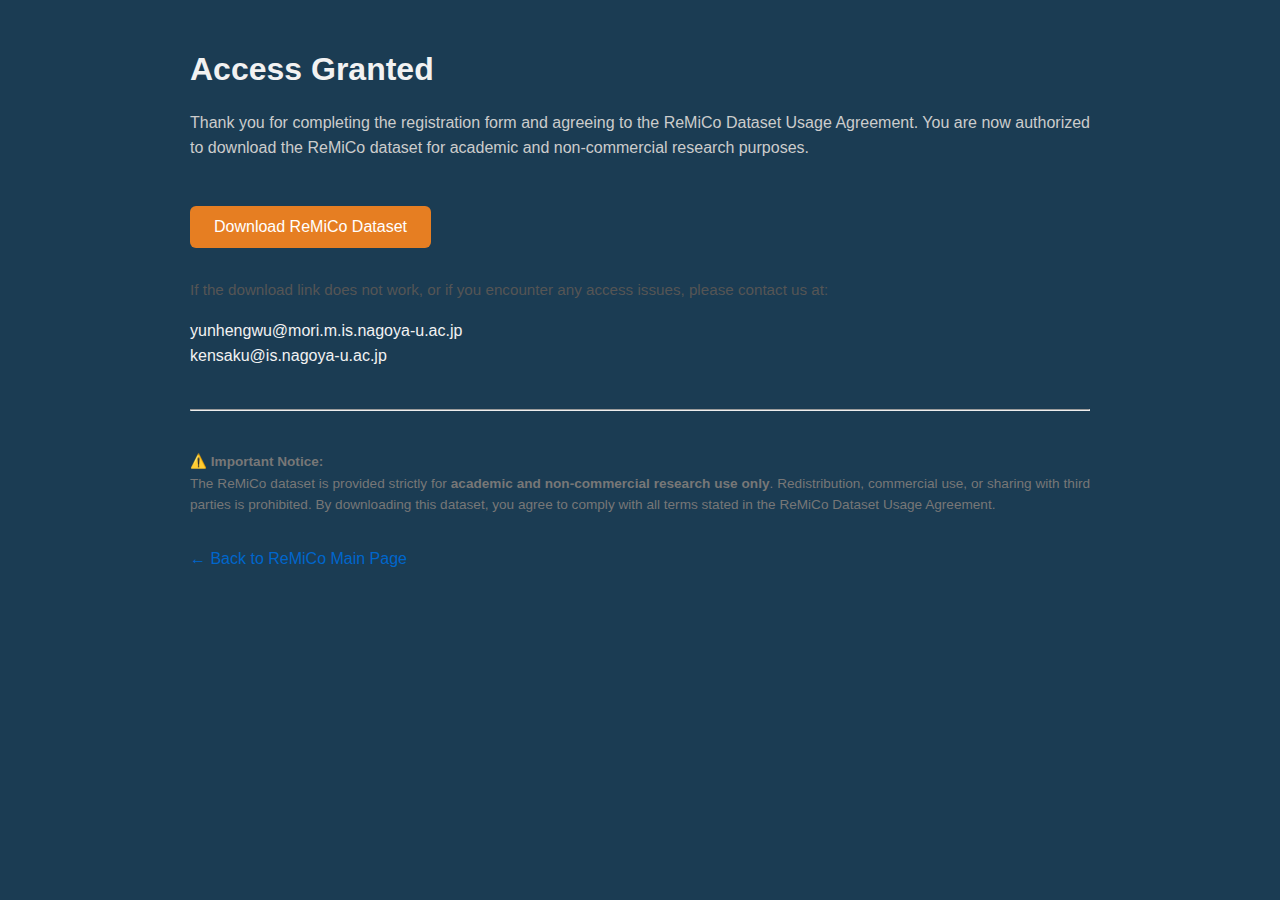
<file: download.html>
<!DOCTYPE html>
<html lang="en">
<head>
    <meta charset="UTF-8">
    <title>ReMiCo Dataset Download</title>
    <link rel="stylesheet" href="style.css">
    <meta name="viewport" content="width=device-width, initial-scale=1.0">
</head>
<body>

<div class="container">
    <h1>Access Granted</h1>

    <p>
        Thank you for completing the registration form and agreeing to the ReMiCo Dataset Usage Agreement.  
        You are now authorized to download the ReMiCo dataset for academic and non-commercial research purposes.
    </p>

    <div style="margin: 30px 0;">
        <a class="button" href="https://your-nas-link-or-google-drive-link" target="_blank">
            Download ReMiCo Dataset
        </a>
    </div>

    <p style="font-size: 0.95em; color: #555;">
        If the download link does not work, or if you encounter any access issues,  
        please contact us at:
    </p>

    <p style="margin-top: 10px;">
        <a href="mailto:yunhengwu@mori.m.is.nagoya-u.ac.jp">yunhengwu@mori.m.is.nagoya-u.ac.jp</a><br>
        <a href="mailto:kensaku@is.nagoya-u.ac.jp">kensaku@is.nagoya-u.ac.jp</a>
    </p>

    <hr style="margin: 40px 0;">

    <p style="font-size: 0.85em; color: #777; line-height: 1.6;">
        ⚠️ <b>Important Notice:</b><br>
        The ReMiCo dataset is provided strictly for <b>academic and non-commercial research use only</b>.  
        Redistribution, commercial use, or sharing with third parties is prohibited.  
        By downloading this dataset, you agree to comply with all terms stated in the ReMiCo Dataset Usage Agreement.
    </p>

    <p style="margin-top: 30px;">
        <a href="index.html" style="text-decoration: none; color: #0066cc;">
            ← Back to ReMiCo Main Page
        </a>
    </p>
</div>

</body>
</html>
</file>
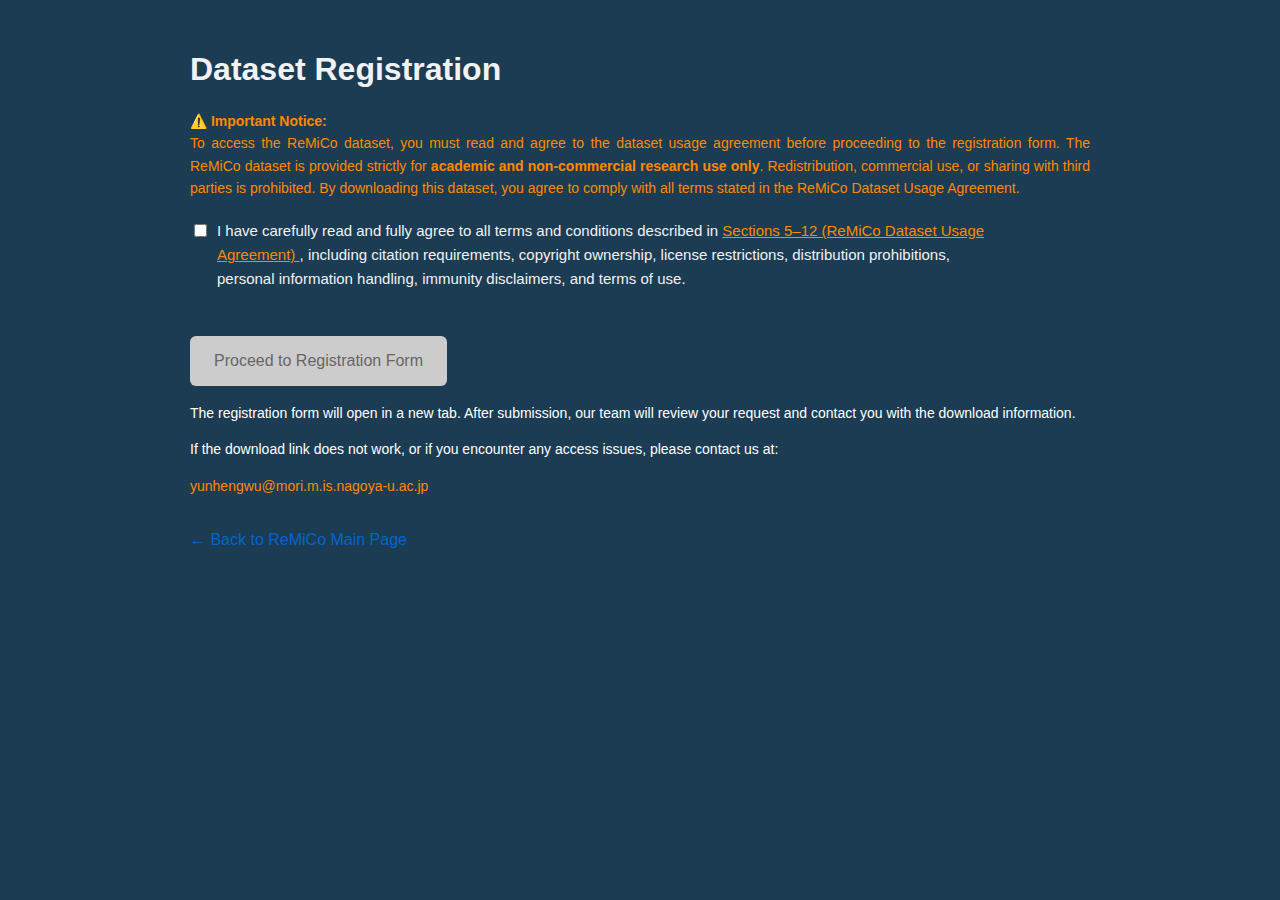
<file: form.html>
<!DOCTYPE html>
<html lang="en">
<head>
    <title>Dataset Registration</title>
    <link rel="stylesheet" href="style.css">
    <style>
        .button {
            display: inline-block;
            padding: 12px 24px;
            background-color: #ccc;
            color: #666;
            text-decoration: none;
            border-radius: 6px;
            pointer-events: none;
            transition: all 0.3s ease;
        }

        .button.enabled {
            background-color: #ff8800;
            color: white;
            pointer-events: auto;
        }

        .agreement-box {
            margin-top: 20px;
            max-width: 800px;
            line-height: 1.6;
            font-size: 15px;
        }
    </style>
</head>
<body>

<div class="container">
    <h1>Dataset Registration</h1>

  
    <p style="font-size:14px; color:#ff8800; line-height:1.6;">
        ⚠️ <b>Important Notice:</b><br>
        To access the ReMiCo dataset, you must read and agree to the dataset usage agreement before proceeding to the registration form.
        The ReMiCo dataset is provided strictly for <b>academic and non-commercial research use only</b>.  
        Redistribution, commercial use, or sharing with third parties is prohibited.  
        By downloading this dataset, you agree to comply with all terms stated in the ReMiCo Dataset Usage Agreement.
    </p>

    <!-- Agreement -->
    <div class="agreement-box">
        <label style="display:flex; align-items:flex-start;">
            <input type="checkbox" id="agreeCheckbox" style="margin-right:10px; margin-top:5px;">
            <span>
                I have carefully read and fully agree to all terms and conditions described in
                <a href="/Remico_web/index.html#agreement" target="_blank" style="color:#ff8800; text-decoration:underline;">
                    Sections 5–12 (ReMiCo Dataset Usage Agreement)
                </a>,
                including citation requirements, copyright ownership,
                license restrictions, distribution prohibitions, personal information handling,
                immunity disclaimers, and terms of use.
            </span>
        </label>
    </div>

    <!-- Button -->
    <p style="margin-top:30px;">
        <a id="registerBtn"
           class="button"
           href="https://docs.google.com/forms/d/e/1FAIpQLSe7d3_NPSa4cS7t7xRyMtGEckh7QlNx22SD3OsZY6MH3I3tqg/viewform?usp=dialog"
           target="_blank">
            Proceed to Registration Form
        </a>
    </p>

    <p style="margin-top:15px; font-size:14px; color:white; line-height:1.6;">
        The registration form will open in a new tab. After submission, our team will review your request and contact you with the download information.
    </p>
    
    <p style="font-size:14px; color:white; line-height:1.6;">
        If the download link does not work, or if you encounter any access issues, please contact us at:
    </p>
    
    <p style="margin-top:10px; font-size:14px; color:white; line-height:1.6;">
        <a href="mailto:yunhengwu@mori.m.is.nagoya-u.ac.jp" style="color:#ff8800; text-decoration:none;">
            yunhengwu@mori.m.is.nagoya-u.ac.jp
        </a><br>
    </p>
    


    <p style="margin-top: 30px;">
        <a href="index.html" style="text-decoration: none; color: #0066cc;">
            ← Back to ReMiCo Main Page
        </a>
    </p>
</div>

<script>
    const checkbox = document.getElementById("agreeCheckbox");
    const button = document.getElementById("registerBtn");

    checkbox.addEventListener("change", function () {
        if (this.checked) {
            button.classList.add("enabled");
        } else {
            button.classList.remove("enabled");
        }
    });
</script>

</body>
</html>
</file>
<file: style.css>
body {
    font-family: Arial, sans-serif;
    background-color: #1B3C53;
    color: #f2f2f2;
    margin: 0;
    padding: 0;
}

/* header 区域 */
header {
    height: 60px;  /* 固定高度 */
    display: flex;
    justify-content: center;      /* h1 居中 */
    align-items: center;
    background-color: #8aaac4;
    padding: 10px 20px;
    position: relative;
}

header h1 {
    margin: 0;
    font-size: 24px;
    color: #000000;
}

/* 右上角 logo */
.logo-group {
    position: absolute;
    right: 20px;   /* 靠右 */
    top: 10px;     /* 靠上 */
    display: flex;
    gap: 20px;     /* logo 间距 */
}

.logo-group img {
    width: 150px;
    height: 60px;
    object-fit: contain;   /* 保持比例完整显示 */
    object-position: center;
}




.container {
    max-width: 900px;
    margin: auto;
    padding: 30px;
}

h2 {
    color: #E67E22;
    border-bottom: 1px solid #CA6F1E;
    padding-bottom: 5px;
}

p, li, pre {
    text-align: justify;   /* 两端对齐 */
    text-justify: inter-word; /* 让单词之间调整间距 */
    color: #cccccc;
    line-height: 1.6;
}

a {
    color: #f2f2f2;      /* 改成你想要的字体颜色，比如浅灰或橙色 */
    text-decoration: none; /* 去掉下划线 */
}

a:hover {
    color: #E67E22;       /* 鼠标悬停时变橙色（可选） */
}


.button {
    display: inline-block;
    padding: 12px 24px;
    margin-top: 15px;
    background-color: #E67E22;
    color: #fff;
    text-decoration: none;
    border-radius: 6px;
    transition: background-color 0.3s;
}

.button:hover {
    background-color: #CA6F1E;
}



.code-block {
    position: relative;
    background-color: #2d3e50;
    border-radius: 6px;
    padding: 15px;
    margin-top: 10px;
    color: #f2f2f2;
    font-family: Consolas, monospace;
}

.code-block pre {
    margin: 0;
    white-space: pre-wrap; /* 自动换行 */
    word-break: break-word;
    font-size: 14px;
}

/* 复制按钮 */
.copy-btn {
    position: absolute;
    top: 10px;
    right: 10px;
    background-color: #E67E22;
    border: none;
    color: white;
    padding: 5px 10px;
    border-radius: 4px;
    cursor: pointer;
    font-size: 12px;
}

.copy-btn:hover {
    background-color: #CA6F1E;
}


.link-btn {
    color: #E67E22;
    text-decoration: none;
    font-weight: bold;
    margin-left: 5px;
}

.link-btn:hover {
    color: #CA6F1E;
    text-decoration: underline;
}



/* 表格样式 */
table {
    border-collapse: collapse;  /* 合并边框 */
    width: 80%;
    margin: 20px auto;  /* 居中 */
    background-color: #1B3C53; /* 表格背景 */
    color: white; /* 表格内文字颜色 */
}

/* 表头和单元格 */
th, td {
    border: 1px solid black;
    padding: 6px 10px;
    text-align: center;
}

/* 表头特殊颜色 */
th {
    background-color: #1B3C53;
    font-weight: bold;
}

/* 表格标题 */
caption {
    caption-side: top;
    font-weight: bold;
    margin-bottom: 10px;
    color: white; /* 保持白色标题字 */
}






body footer {
    background-color: #8aaac4;
    text-align: center;
    padding: 5px;
    font-size: 14px;
    color: black;
}
footer p {
    background-color: #8aaac4;
    text-align: center;
    padding: 5px;
    font-size: 14px;
    color: black;
}


.code-block pre {
    margin: 0;
    font-size: 14px;
    text-align: left;      /* 内容左对齐 */
    overflow-x: auto;       /* 仍然可以横向滚动 */
    white-space: pre;
}

form label {
    display: inline-block;
    width: 180px;       /* 标签宽度统一对齐，可按需要调整 */
    margin-bottom: 15px;
}

form select {
    margin-bottom: 15px; /* 控制行间距 */
    padding: 6px;        /* 输入框内部留白 */
    border: 1px solid white;
}

.news {
    margin-top: 10px;
}
.news-item {
    margin-bottom: 15px;
}
.news-item .date {
    font-weight: bold;
    color: #E67E22; /* 橙色日期 */
    margin-right: 10px;
}


.image-grid {
    display: flex;
    flex-direction: column;
    align-items: center;
    margin: 20px auto;
    text-align: center;
  }
  
  .image-grid .row {
    display: flex;
    justify-content: center;
    gap: 20px;
    margin-bottom: 10px;
  }
  
  .image-grid img {
    width: 430px;   /* 根据网页宽度可调整 */
    border-radius: 6px;
    box-shadow: 0 2px 6px rgba(0,0,0,0.15);
  }
  
  .image-grid figcaption {
    font-size: 0.9em;
    color: #c0bcbc;
    margin-top: 6px;
  }
  
  .image-grid .main-caption {
    font-weight: 600;
    margin-top: 12px;
    font-size: 1em;
  }
</file>
